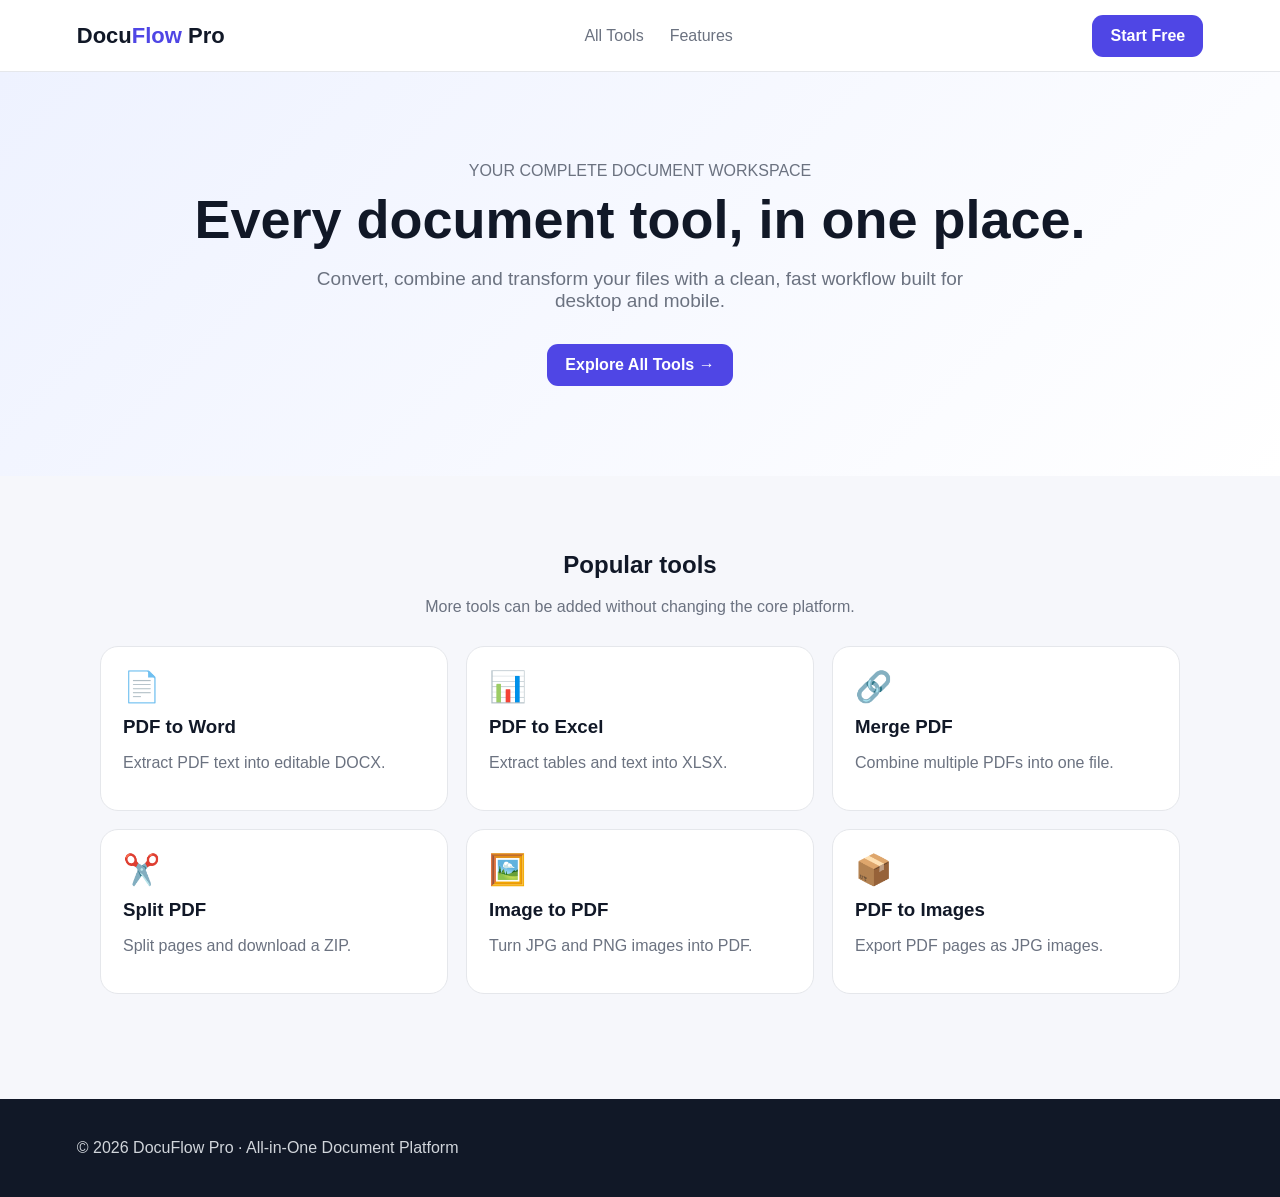
<file: static/index.html>
<!doctype html><html><head><meta name="viewport" content="width=device-width,initial-scale=1"><title>DocuFlow Pro</title><link rel="stylesheet" href="/static/style.css"></head><body>
<nav class="nav"><a class="logo" href="/">Docu<span>Flow</span> Pro</a><div class="navlinks"><a href="/tools">All Tools</a><a href="#features">Features</a></div><a class="btn" href="/tools">Start Free</a></nav>
<section class="hero"><div class="muted">YOUR COMPLETE DOCUMENT WORKSPACE</div><h1>Every document tool, in one place.</h1><p>Convert, combine and transform your files with a clean, fast workflow built for desktop and mobile.</p><a class="btn" href="/tools">Explore All Tools →</a></section>
<div class="container" id="features"><div class="section-title"><h2>Popular tools</h2><p class="muted">More tools can be added without changing the core platform.</p></div>
<div class="tools">
<a class="tool" href="/tools"><div class="icon">📄</div><h3>PDF to Word</h3><p class="muted">Extract PDF text into editable DOCX.</p></a>
<a class="tool" href="/tools"><div class="icon">📊</div><h3>PDF to Excel</h3><p class="muted">Extract tables and text into XLSX.</p></a>
<a class="tool" href="/tools"><div class="icon">🔗</div><h3>Merge PDF</h3><p class="muted">Combine multiple PDFs into one file.</p></a>
<a class="tool" href="/tools"><div class="icon">✂️</div><h3>Split PDF</h3><p class="muted">Split pages and download a ZIP.</p></a>
<a class="tool" href="/tools"><div class="icon">🖼️</div><h3>Image to PDF</h3><p class="muted">Turn JPG and PNG images into PDF.</p></a>
<a class="tool" href="/tools"><div class="icon">📦</div><h3>PDF to Images</h3><p class="muted">Export PDF pages as JPG images.</p></a>
</div></div><footer class="footer">© 2026 DocuFlow Pro · All-in-One Document Platform</footer></body></html>
</file>
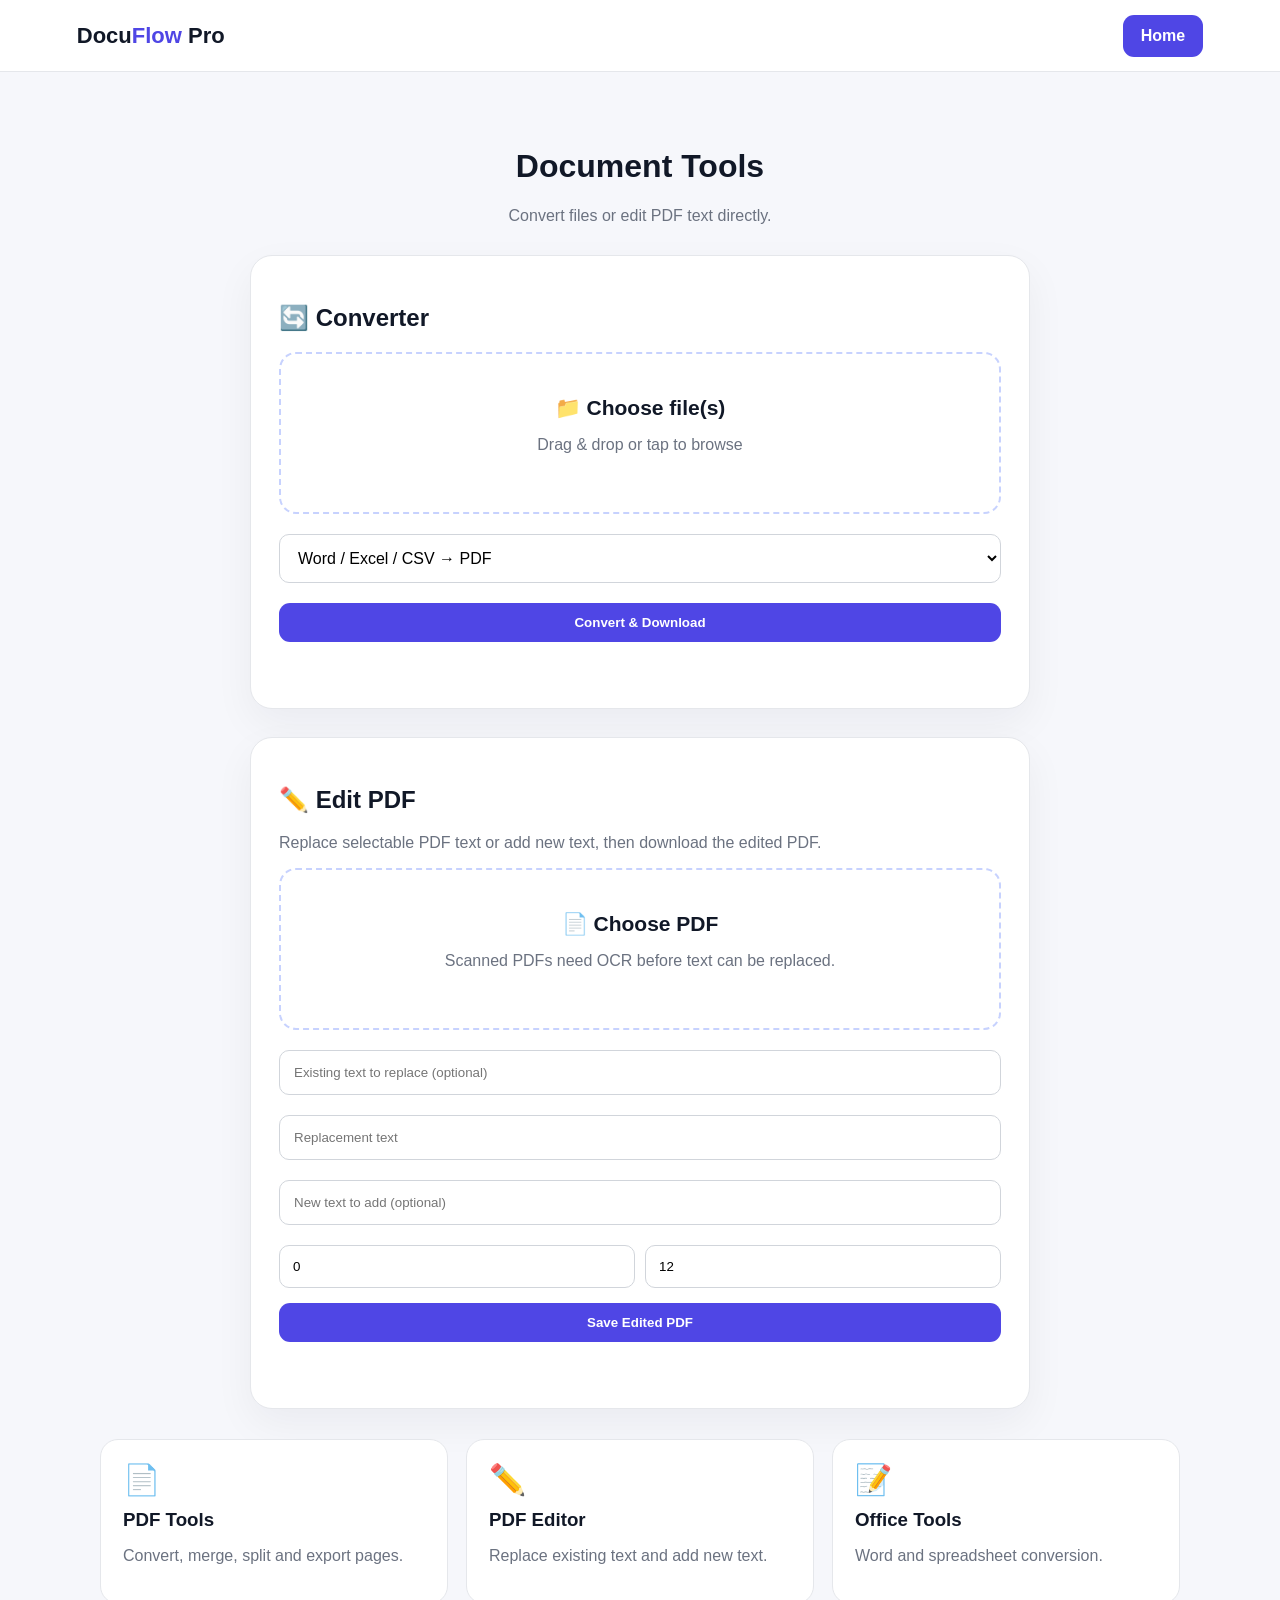
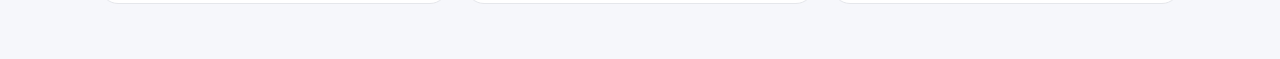
<file: static/tools.html>
<!doctype html><html><head><meta name='viewport' content='width=device-width,initial-scale=1'><title>DocuFlow Pro Tools</title><link rel='stylesheet' href='/static/style.css'></head><body><nav class='nav'><a class='logo' href='/'>Docu<span>Flow</span> Pro</a><a class='btn' href='/'>Home</a></nav><div class='container'><div class='section-title'><h1>Document Tools</h1><p class='muted'>Convert files or edit PDF text directly.</p></div><div class='workspace'><h2>🔄 Converter</h2><label class='upload'><input id='file' type='file' multiple accept='.pdf,.docx,.xlsx,.xls,.csv,.jpg,.jpeg,.png'><div class='drop-title' id='name'>📁 Choose file(s)</div><p class='muted'>Drag & drop or tap to browse</p></label><div class='select'><select id='target'><option value='pdf'>Word / Excel / CSV → PDF</option><option value='docx'>PDF → Word</option><option value='xlsx'>PDF → Excel</option><option value='csv'>Excel → CSV</option><option value='merge_pdf'>Merge PDFs</option><option value='split_pdf'>Split PDF</option><option value='image_pdf'>Images → PDF</option><option value='jpg'>PDF → Images (ZIP)</option></select></div><button class='btn' id='go' style='width:100%'>Convert & Download</button><div class='status' id='status'></div></div><div style='height:28px'></div><div class='workspace'><h2>✏️ Edit PDF</h2><p class='muted'>Replace selectable PDF text or add new text, then download the edited PDF.</p><label class='upload'><input id='pdf' type='file' accept='.pdf'><div class='drop-title' id='pdfname'>📄 Choose PDF</div><p class='muted'>Scanned PDFs need OCR before text can be replaced.</p></label><div class='select'><input id='find' placeholder='Existing text to replace (optional)' style='width:100%;padding:14px;border:1px solid #d1d5db;border-radius:10px'></div><div class='select'><input id='replace' placeholder='Replacement text' style='width:100%;padding:14px;border:1px solid #d1d5db;border-radius:10px'></div><div class='select'><input id='add' placeholder='New text to add (optional)' style='width:100%;padding:14px;border:1px solid #d1d5db;border-radius:10px'></div><div style='display:grid;grid-template-columns:1fr 1fr;gap:10px'><input id='page' type='number' min='0' value='0' placeholder='Page (0=all)' style='padding:13px;border:1px solid #d1d5db;border-radius:10px'><input id='size' type='number' min='6' max='72' value='12' placeholder='Font size' style='padding:13px;border:1px solid #d1d5db;border-radius:10px'></div><button class='btn' id='edit' style='width:100%;margin-top:15px'>Save Edited PDF</button><div class='status' id='editstatus'></div></div><div style='height:30px'></div><div class='tools'><div class='tool'><div class='icon'>📄</div><h3>PDF Tools</h3><p class='muted'>Convert, merge, split and export pages.</p></div><div class='tool'><div class='icon'>✏️</div><h3>PDF Editor</h3><p class='muted'>Replace existing text and add new text.</p></div><div class='tool'><div class='icon'>📝</div><h3>Office Tools</h3><p class='muted'>Word and spreadsheet conversion.</p></div></div></div><script>
const f=document.getElementById('file'),n=document.getElementById('name'),s=document.getElementById('status'),go=document.getElementById('go'),target=document.getElementById('target');f.onchange=()=>n.textContent=f.files.length?(f.files.length+' file(s) selected'):'📁 Choose file(s)';function outputName(){const t=target.value;if(t==='docx')return'converted.docx';if(t==='xlsx')return'converted.xlsx';if(t==='csv')return'converted.csv';if(t==='merge_pdf')return'merged.pdf';if(t==='split_pdf')return'split_pages.zip';if(t==='image_pdf')return'images.pdf';if(t==='jpg')return'pdf_images.zip';return'converted.pdf'}go.onclick=async()=>{if(!f.files.length){s.textContent='Please choose a file.';return}const fd=new FormData();for(const x of f.files)fd.append('files',x);fd.append('target',target.value);go.disabled=true;go.textContent='Processing…';s.textContent='Uploading and converting…';try{const r=await fetch('/convert',{method:'POST',body:fd});const type=r.headers.get('content-type')||'';if(!r.ok){let msg='Conversion failed.';if(type.includes('json')){const j=await r.json();msg=j.detail||msg}else msg=(await r.text()).slice(0,300);throw Error(msg)}const b=await r.blob(),u=URL.createObjectURL(b),a=document.createElement('a');a.href=u;a.download=outputName();document.body.appendChild(a);a.click();a.remove();setTimeout(()=>URL.revokeObjectURL(u),1500);s.textContent='✓ Downloaded '+outputName()}catch(e){s.textContent='✕ '+e.message}finally{go.disabled=false;go.textContent='Convert & Download'}};const pdf=document.getElementById('pdf'),pn=document.getElementById('pdfname'),es=document.getElementById('editstatus');pdf.onchange=()=>pn.textContent=pdf.files[0]?.name||'📄 Choose PDF';document.getElementById('edit').onclick=async()=>{if(!pdf.files.length){es.textContent='Please choose a PDF.';return}const fd=new FormData();fd.append('file',pdf.files[0]);fd.append('find_text',document.getElementById('find').value);fd.append('replace_text',document.getElementById('replace').value);fd.append('add_text',document.getElementById('add').value);fd.append('page',document.getElementById('page').value||0);fd.append('font_size',document.getElementById('size').value||12);fd.append('x',50);fd.append('y',80);es.textContent='Editing…';try{const r=await fetch('/edit-pdf',{method:'POST',body:fd});const type=r.headers.get('content-type')||'';if(!r.ok){let msg='PDF edit failed.';if(type.includes('json')){const j=await r.json();msg=j.detail||msg}else msg=(await r.text()).slice(0,300);throw Error(msg)}const b=await r.blob(),u=URL.createObjectURL(b),a=document.createElement('a');a.href=u;a.download='edited.pdf';document.body.appendChild(a);a.click();a.remove();setTimeout(()=>URL.revokeObjectURL(u),1500);es.textContent='✓ Edited PDF downloaded.'}catch(e){es.textContent='✕ '+e.message}};
</script></body></html>
</file>
<file: static/style.css>
*{box-sizing:border-box}body{margin:0;font-family:Inter,Arial,sans-serif;background:#f6f7fb;color:#111827}a{text-decoration:none;color:inherit}.nav{height:72px;background:#fff;border-bottom:1px solid #e5e7eb;display:flex;align-items:center;justify-content:space-between;padding:0 6%;position:sticky;top:0;z-index:5}.logo{font-weight:900;font-size:22px}.logo span{color:#4f46e5}.navlinks{display:flex;gap:26px;color:#6b7280}.btn{display:inline-block;background:#4f46e5;color:#fff;border:0;border-radius:11px;padding:12px 18px;font-weight:800;cursor:pointer}.hero{padding:90px 6%;text-align:center;background:linear-gradient(135deg,#eef2ff,#fff)}.hero h1{font-size:54px;line-height:1.03;max-width:900px;margin:12px auto}.hero p{font-size:19px;color:#6b7280;max-width:680px;margin:20px auto 32px}.container{max-width:1120px;margin:auto;padding:55px 20px}.tools{display:grid;grid-template-columns:repeat(3,1fr);gap:18px}.tool{background:#fff;border:1px solid #e5e7eb;border-radius:18px;padding:22px;transition:.2s}.tool:hover{transform:translateY(-3px);box-shadow:0 12px 35px #11182712}.icon{font-size:30px}.tool h3{margin:12px 0 8px}.muted{color:#6b7280}.workspace{max-width:780px;margin:auto;background:#fff;border:1px solid #e5e7eb;border-radius:22px;padding:28px;box-shadow:0 15px 40px #1118270d}.upload{display:block;border:2px dashed #c7d2fe;border-radius:17px;padding:42px;text-align:center;cursor:pointer}.upload input{display:none}.drop-title{font-size:21px;font-weight:900}.select{margin:20px 0}.select select{width:100%;padding:14px;border:1px solid #d1d5db;border-radius:10px;background:#fff;font-size:16px}.status{text-align:center;margin-top:16px;min-height:22px}.footer{margin-top:50px;padding:40px 6%;background:#111827;color:#d1d5db}.section-title{text-align:center;margin-bottom:30px}@media(max-width:800px){.tools{grid-template-columns:1fr 1fr}.navlinks{display:none}.hero h1{font-size:39px}}@media(max-width:520px){.tools{grid-template-columns:1fr}}
</file>
